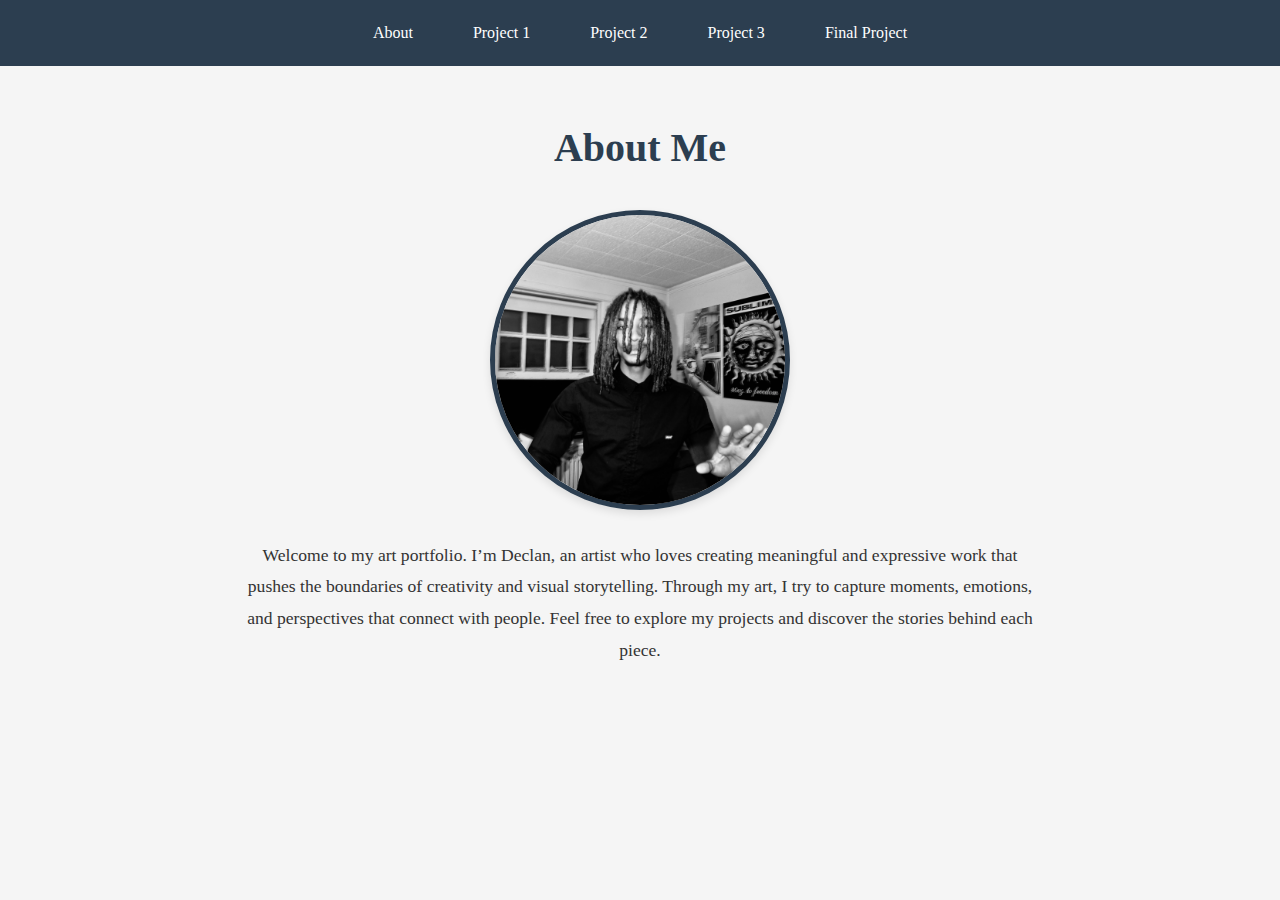
<file: index.html>
<!DOCTYPE html>
<html lang="en">
<head>
    <meta charset="UTF-8">
    <meta name="viewport" content="width=device-width, initial-scale=1.0">
    <title>Portfolio - About Me</title>
    <link rel="stylesheet" href="static/styles.css">
</head>
<body>
    <header>
        <nav>
            <ul>
                <li><a href="index.html">About</a></li>
                <li><a href="project1.html">Project 1</a></li>
                <li><a href="project2.html">Project 2</a></li>
                <li><a href="project3.html">Project 3</a></li>
                <li><a href="finalproject.html">Final Project</a></li>
            </ul>
        </nav>
    </header>

    <div class="container">
        <h1>About Me</h1>
        
        <div class="about-section">
            <img src="images/headshot.JPG" alt="Headshot" class="headshot" onerror="this.src='https://via.placeholder.com/300?text=Headshot'">
            
            <div class="about-text">
                <p>Welcome to my art portfolio. I’m Declan, an artist who loves creating meaningful and expressive work that pushes the boundaries of creativity and visual storytelling.

                    Through my art, I try to capture moments, emotions, and perspectives that connect with people. Feel free to explore my projects and discover the stories behind each piece.</p>
            </div>
        </div>
    </div>
</body>
</html>
</file>
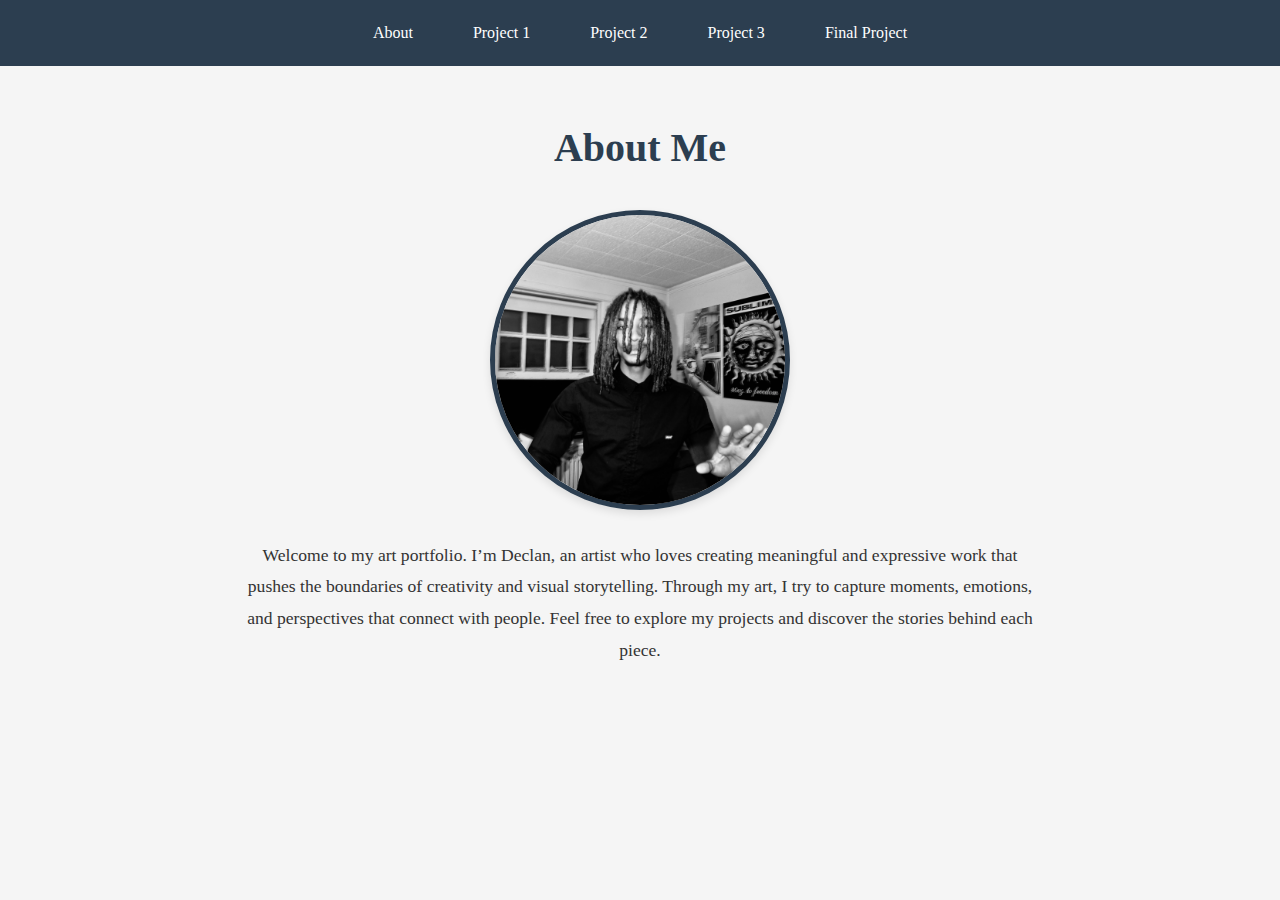
<file: main/index.html>
<!DOCTYPE html>
<html lang="en">
<head>
    <meta charset="UTF-8">
    <meta name="viewport" content="width=device-width, initial-scale=1.0">
    <title>Portfolio - About Me</title>
    <link rel="stylesheet" href="../static/styles.css">
</head>
<body>
    <header>
        <nav>
            <ul>
                <li><a href="index.html">About</a></li>
                <li><a href="project1.html">Project 1</a></li>
                <li><a href="project2.html">Project 2</a></li>
                <li><a href="project3.html">Project 3</a></li>
                <li><a href="finalproject.html">Final Project</a></li>
            </ul>
        </nav>
    </header>

    <div class="container">
        <h1>About Me</h1>
        
        <div class="about-section">
            <img src="../images/headshot.JPG" alt="Headshot" class="headshot" onerror="this.src='https://via.placeholder.com/300?text=Headshot'">
            
            <div class="about-text">
                <p>Welcome to my art portfolio. I’m Declan, an artist who loves creating meaningful and expressive work that pushes the boundaries of creativity and visual storytelling.

                    Through my art, I try to capture moments, emotions, and perspectives that connect with people. Feel free to explore my projects and discover the stories behind each piece.</p>
            </div>
        </div>
    </div>
</body>
</html>
</file>
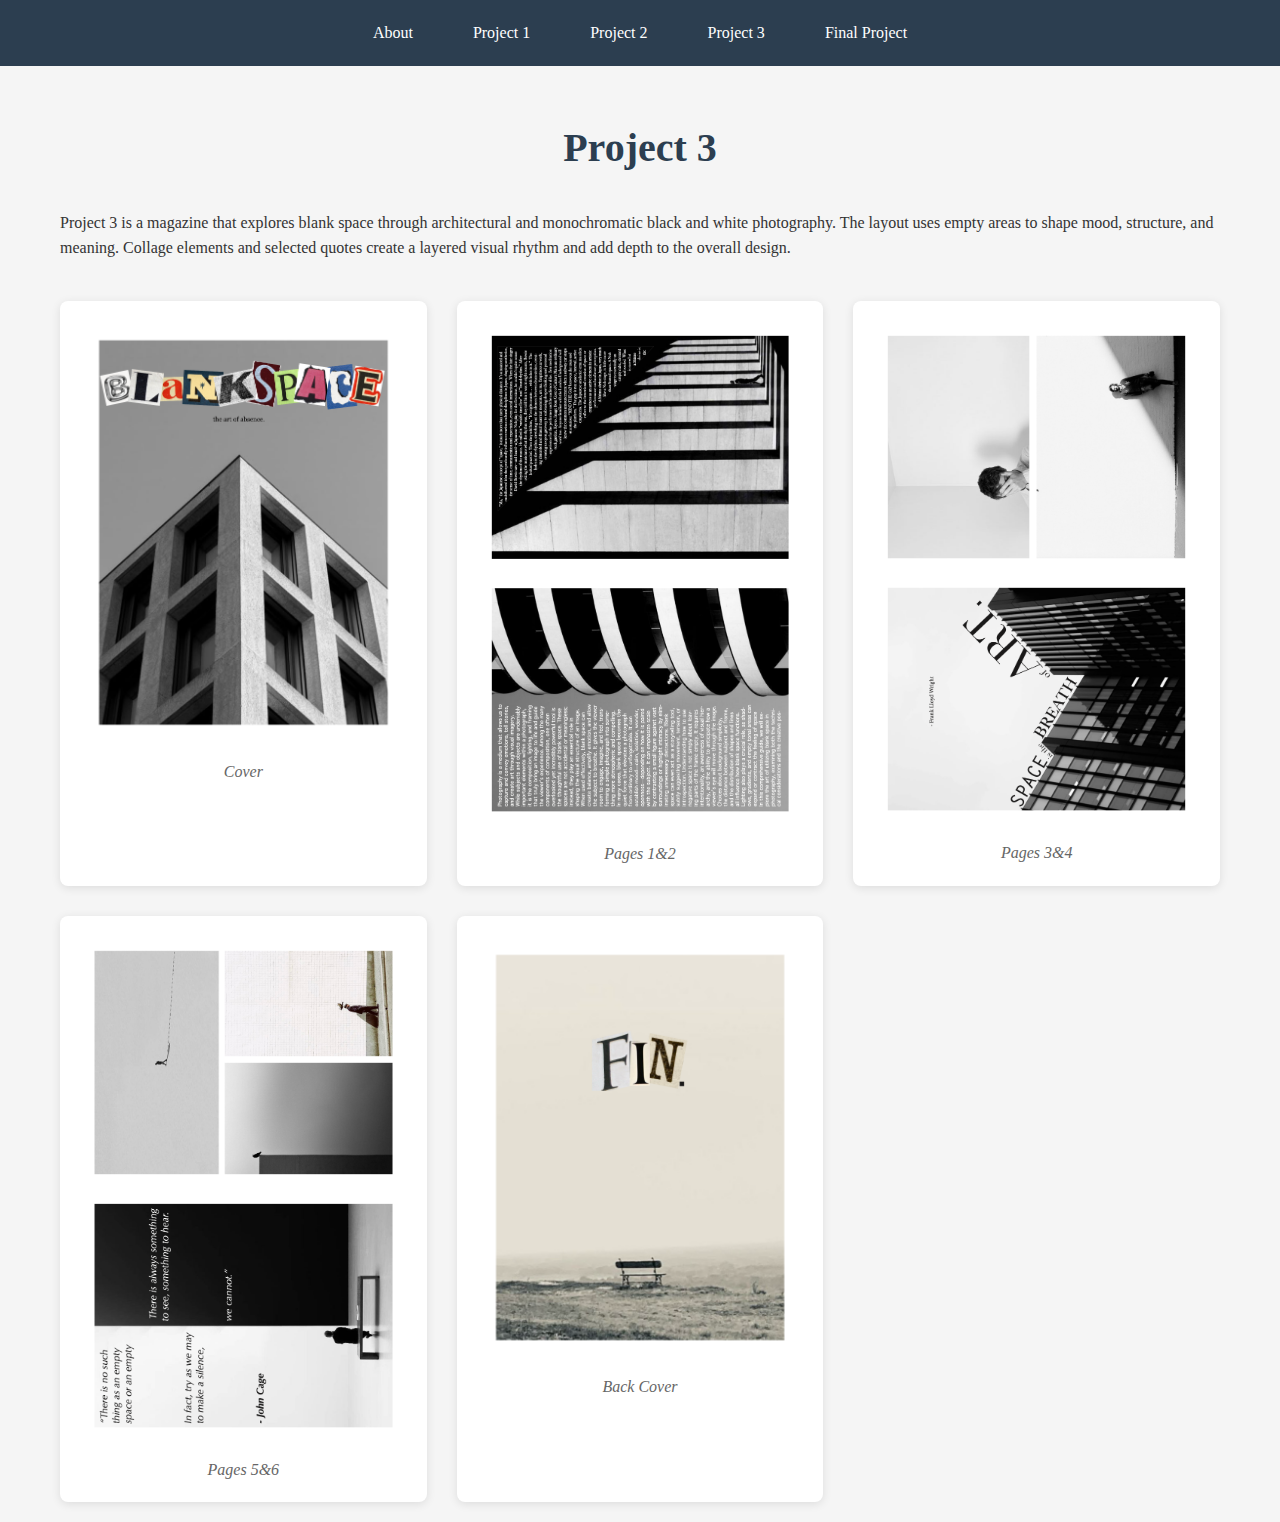
<file: project3.html>
<!DOCTYPE html>
<html lang="en">
<head>
    <meta charset="UTF-8">
    <meta name="viewport" content="width=device-width, initial-scale=1.0">
    <title>Project 3 - Portfolio</title>
    <link rel="stylesheet" href="static/styles.css">
</head>
<body>
    <header>
        <nav>
            <ul>
                <li><a href="index.html">About</a></li>
                <li><a href="project1.html">Project 1</a></li>
                <li><a href="project2.html">Project 2</a></li>
                <li><a href="project3.html">Project 3</a></li>
                <li><a href="finalproject.html">Final Project</a></li>
            </ul>
        </nav>
    </header>

    <div class="container">
        <h1>Project 3</h1>
        <p class="project-description">Project 3 is a magazine that explores blank space through architectural and monochromatic black and white photography. The layout uses empty areas to shape mood, structure, and meaning. Collage elements and selected quotes create a layered visual rhythm and add depth to the overall design.</p>
        
        <div class="gallery">
            <div class="gallery-item">
                <img src="images/Project 3/1.png" alt="Project 3 piece A" onerror="this.parentElement.innerHTML='<div class=\\'placeholder\\'>Piece A</div>'">
                <p>Cover</p>
            </div>
            
            <div class="gallery-item">
                <img src="images/Project 3/2.png" alt="Project 3 piece B" onerror="this.parentElement.innerHTML='<div class=\\'placeholder\\'>Piece B</div>'">
                <p>Pages 1&2</p>
            </div>

            <div class="gallery-item">
                <img src="images/Project 3/3.png" alt="Project 3 piece C" onerror="this.parentElement.innerHTML='<div class=\\'placeholder\\'>Piece C</div>'">
                <p>Pages 3&4</p>
            </div>

            <div class="gallery-item">
                <img src="images/Project 3/4.png" alt="Project 3 piece D" onerror="this.parentElement.innerHTML='<div class=\\'placeholder\\'>Piece D</div>'">
                <p>Pages 5&6</p>
            </div>

            <div class="gallery-item">
                <img src="images/Project 3/5.png" alt="Project 3 piece E" onerror="this.parentElement.innerHTML='<div class=\\'placeholder\\'>Piece E</div>'">
                <p>Back Cover</p>
            </div>
        </div>
    </div>
</body>
</html>
</file>
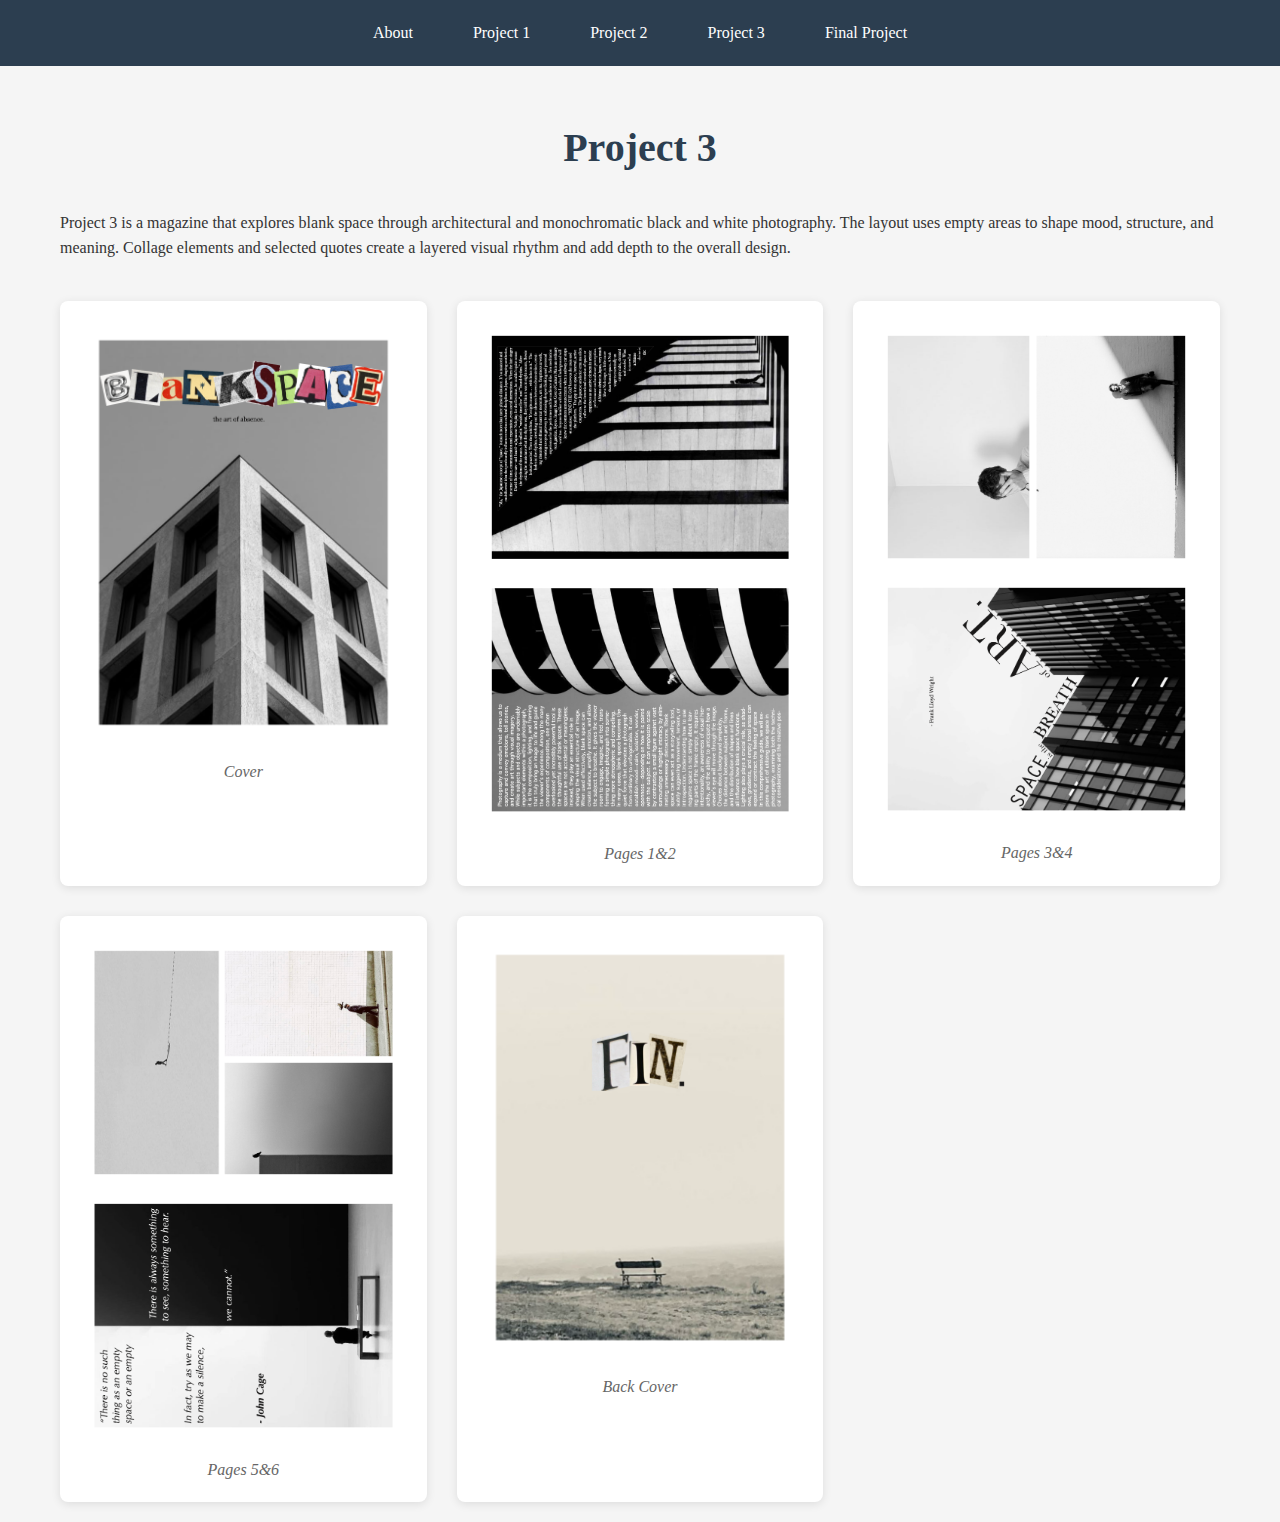
<file: main/project3.html>
<!DOCTYPE html>
<html lang="en">
<head>
    <meta charset="UTF-8">
    <meta name="viewport" content="width=device-width, initial-scale=1.0">
    <title>Project 3 - Portfolio</title>
    <link rel="stylesheet" href="../static/styles.css">
</head>
<body>
    <header>
        <nav>
            <ul>
                <li><a href="index.html">About</a></li>
                <li><a href="project1.html">Project 1</a></li>
                <li><a href="project2.html">Project 2</a></li>
                <li><a href="project3.html">Project 3</a></li>
                <li><a href="finalproject.html">Final Project</a></li>
            </ul>
        </nav>
    </header>

    <div class="container">
        <h1>Project 3</h1>
        <p class="project-description">Project 3 is a magazine that explores blank space through architectural and monochromatic black and white photography. The layout uses empty areas to shape mood, structure, and meaning. Collage elements and selected quotes create a layered visual rhythm and add depth to the overall design.</p>
        
        <div class="gallery">
            <div class="gallery-item">
                <img src="../images/Project 3/1.png" alt="Project 3 piece A" onerror="this.parentElement.innerHTML='<div class=\\'placeholder\\'>Piece A</div>'">
                <p>Cover</p>
            </div>
            
            <div class="gallery-item">
                <img src="../images/Project 3/2.png" alt="Project 3 piece B" onerror="this.parentElement.innerHTML='<div class=\\'placeholder\\'>Piece B</div>'">
                <p>Pages 1&2</p>
            </div>

            <div class="gallery-item">
                <img src="../images/Project 3/3.png" alt="Project 3 piece C" onerror="this.parentElement.innerHTML='<div class=\\'placeholder\\'>Piece C</div>'">
                <p>Pages 3&4</p>
            </div>

            <div class="gallery-item">
                <img src="../images/Project 3/4.png" alt="Project 3 piece D" onerror="this.parentElement.innerHTML='<div class=\\'placeholder\\'>Piece D</div>'">
                <p>Pages 5&6</p>
            </div>

            <div class="gallery-item">
                <img src="../images/Project 3/5.png" alt="Project 3 piece E" onerror="this.parentElement.innerHTML='<div class=\\'placeholder\\'>Piece E</div>'">
                <p>Back Cover</p>
            </div>
        </div>
    </div>
</body>
</html>
</file>
<file: static/styles.css>
* {
    margin: 0;
    padding: 0;
    box-sizing: border-box;
}

body {
    font-family: 'Georgia', serif;
    line-height: 1.6;
    color: #333;
    background-color: #f5f5f5;
}

.container {
    max-width: 1200px;
    margin: 0 auto;
    padding: 20px;
}

header {
    background-color: #2c3e50;
    color: white;
    padding: 20px 0;
    margin-bottom: 30px;
}

nav {
    text-align: center;
}

nav ul {
    list-style: none;
    display: flex;
    justify-content: center;
    flex-wrap: wrap;
    gap: 20px;
}

nav a {
    color: white;
    text-decoration: none;
    padding: 10px 20px;
    border-radius: 5px;
    transition: background-color 0.3s;
}

nav a:hover {
    background-color: #34495e;
}

h1 {
    text-align: center;
    margin-bottom: 30px;
    color: #2c3e50;
    font-size: 2.5em;
}

h2 {
    color: #34495e;
    margin-bottom: 20px;
    font-size: 2em;
}

.about-section {
    display: flex;
    flex-direction: column;
    align-items: center;
    gap: 30px;
    margin-bottom: 40px;
}

.headshot {
    width: 300px;
    height: 300px;
    border-radius: 50%;
    object-fit: cover;
    border: 5px solid #2c3e50;
    box-shadow: 0 4px 8px rgba(0,0,0,0.1);
}

.about-text {
    max-width: 800px;
    text-align: center;
    font-size: 1.1em;
    line-height: 1.8;
}

.gallery {
    display: grid;
    grid-template-columns: repeat(auto-fit, minmax(300px, 1fr));
    gap: 30px;
    margin-top: 40px;
}

.gallery-item {
    background-color: white;
    padding: 20px;
    border-radius: 8px;
    box-shadow: 0 2px 10px rgba(0,0,0,0.1);
    transition: transform 0.3s, box-shadow 0.3s;
}

.gallery-item:hover {
    transform: translateY(-5px);
    box-shadow: 0 4px 20px rgba(0,0,0,0.2);
}

.gallery-item img {
    width: 100%;
    height: auto;
    border-radius: 5px;
    display: block;
}

.gallery-item p {
    margin-top: 15px;
    text-align: center;
    color: #666;
    font-style: italic;
}

.placeholder {
    width: 100%;
    height: 400px;
    background-color: #e0e0e0;
    display: flex;
    align-items: center;
    justify-content: center;
    border-radius: 5px;
    color: #999;
    font-size: 1.2em;
}

footer {
    text-align: center;
    padding: 30px 0;
    margin-top: 50px;
    color: #666;
    border-top: 1px solid #ddd;
}

@media (max-width: 768px) {
    nav ul {
        flex-direction: column;
        gap: 10px;
    }
    
    .gallery {
        grid-template-columns: 1fr;
    }
    
    h1 {
        font-size: 2em;
    }
}
</file>
